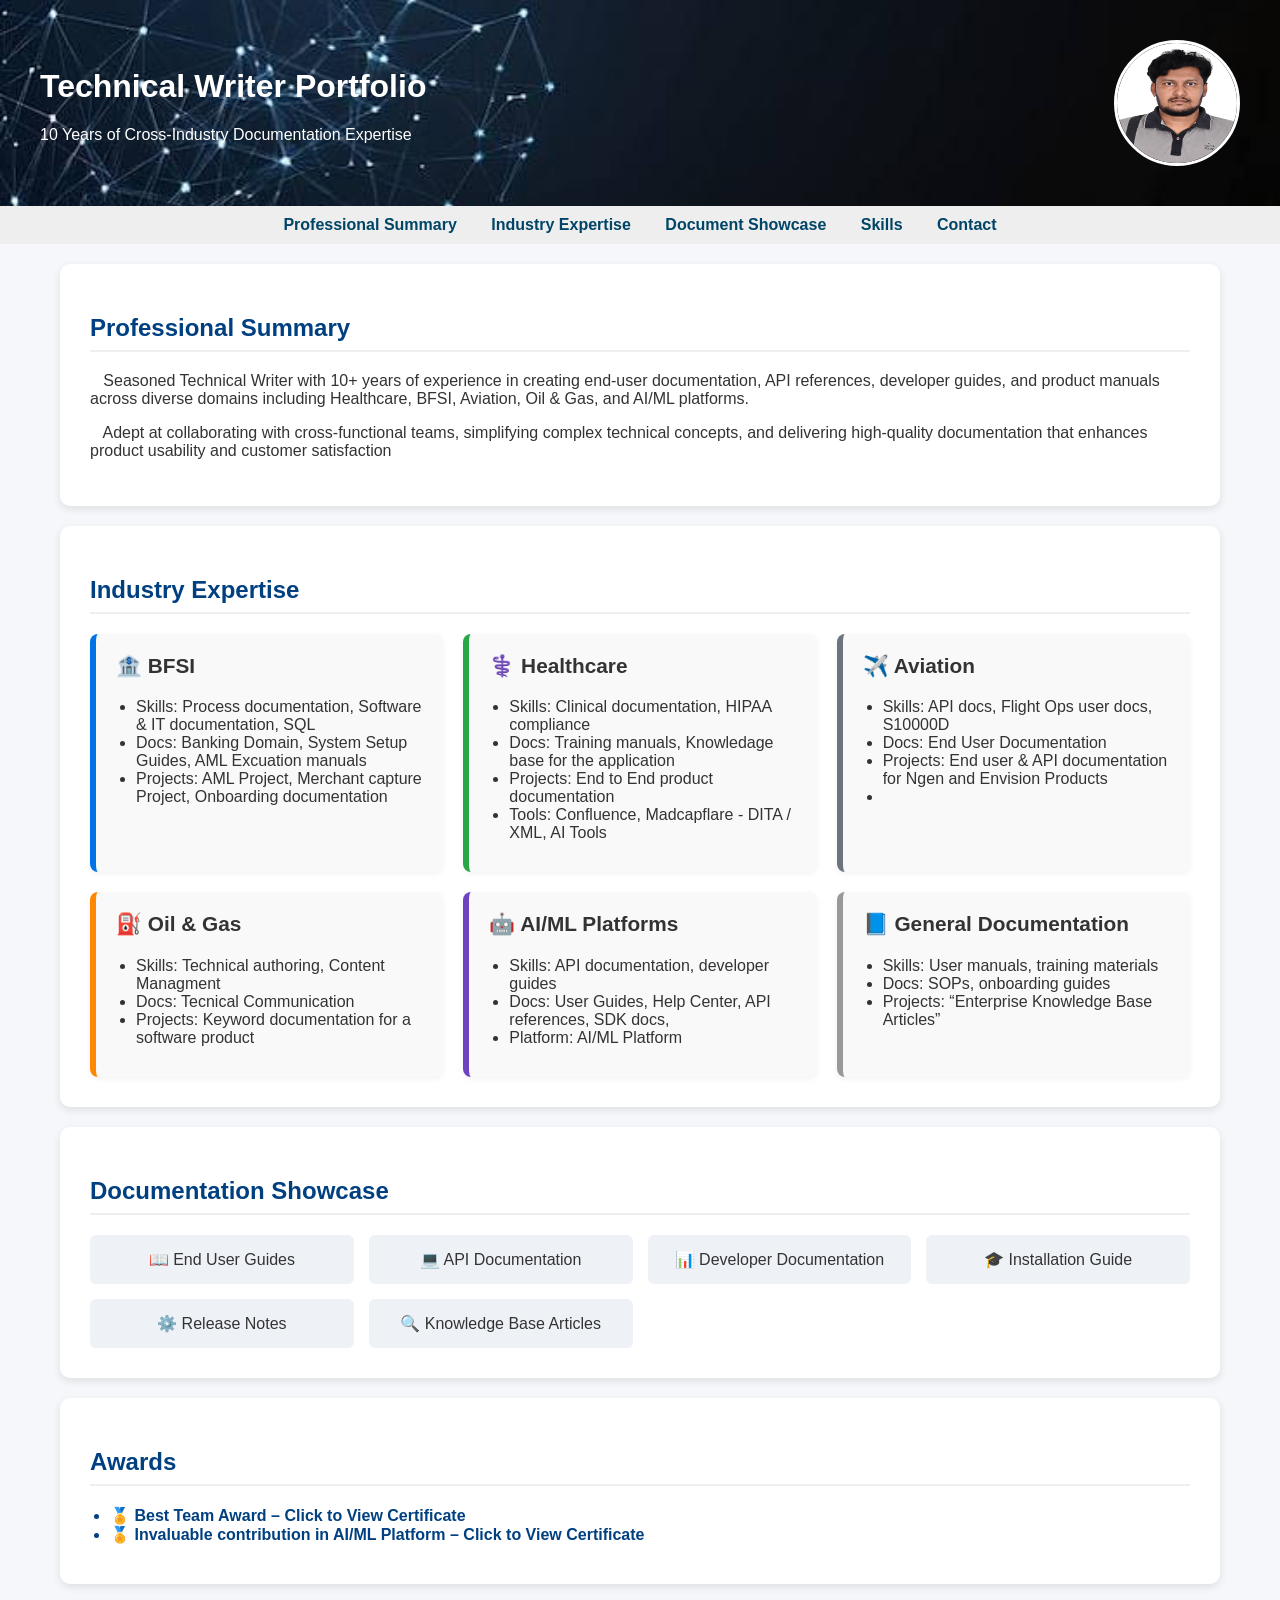
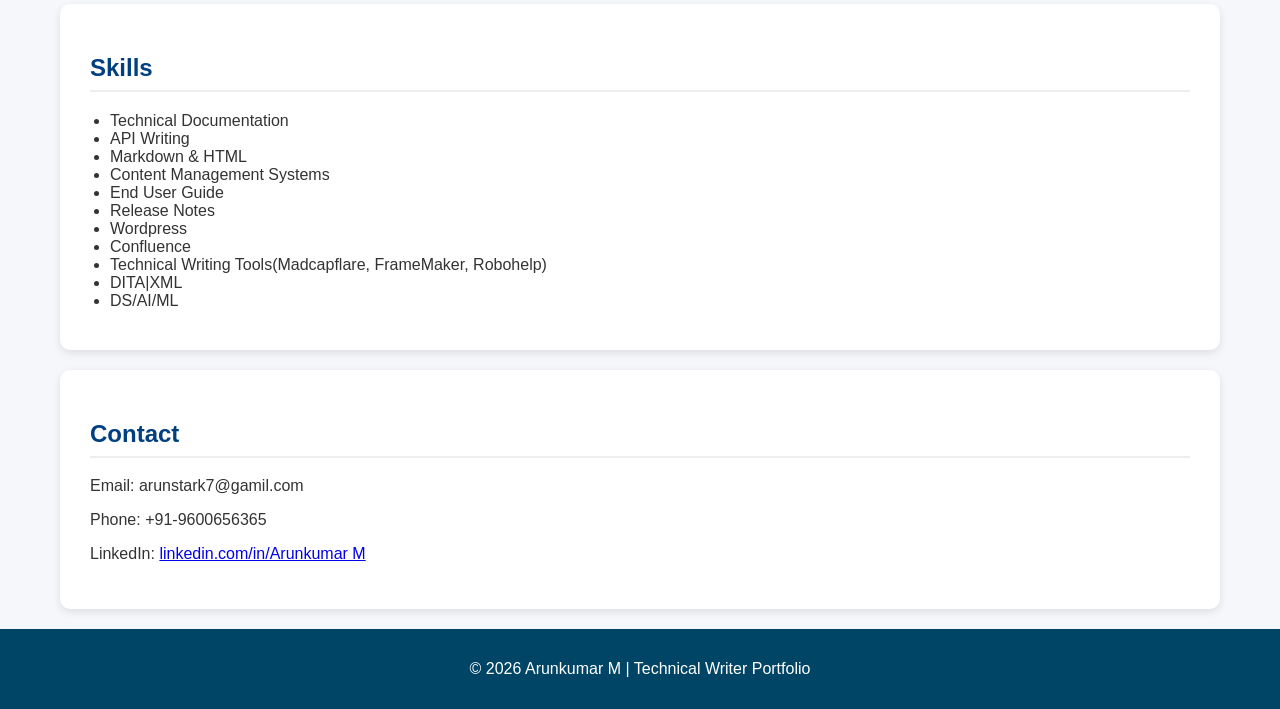
<file: index.html>
<!DOCTYPE html>
<html lang="en">
<head>
  <meta charset="UTF-8">
  <meta name="viewport" content="width=device-width, initial-scale=1.0">
  <title>Technical Writer Portfolio</title>
  <style>
    body {
      font-family: Arial, sans-serif;
      margin: 0;
      padding: 0;
      background:#f5f7fa;
      color: #333;
    }
    header {
      background: url('cover1.jpg') no-repeat center center/cover;
      color: #fff;
      padding: 40px;
      display: flex;
      justify-content: space-between;
      align-items: center
    }
    header img {
      width: 120px;
      height: 120px;
      border-radius: 50%;
      border: 3px solid #fff;
    }
    nav {
      background: #eee;
      padding: 10px;
      text-align: center;
    }
    nav a {
      margin: 0 15px;
      text-decoration: none;
      color: #004466;
      font-weight: bold;
    }
  
    section {
      padding: 30px;
      margin: 20px auto;
      max-width: 1100px;
      background: #fff;
      border-radius: 10px;
      box-shadow: 0 3px 8px rgba(0,0,0,0.1);
    }
      h2 {
      border-bottom: 2px solid #eee;
      padding-bottom: 8px;
      color: #004080;
    }
    .portfolio-item {
      background: #fff;
      padding: 15px;
      margin-bottom: 15px;
      border-radius: 5px;
      box-shadow: 0 2px 5px rgba(0,0,0,0.1);
    }

    .industry-grid {
      display: grid;
      grid-template-columns: repeat(auto-fit, minmax(300px, 1fr));
      gap: 20px;
    }
    .industry-card {
      background: #f9f9f9;
      border-radius: 8px;
      padding: 20px;
      box-shadow: 0 2px 6px rgba(0,0,0,0.05);
      transition: transform 0.3s, box-shadow 0.3s;
    }
    .industry-card:hover {
      transform: translateY(-5px);
      box-shadow: 0 6px 12px rgba(0,0,0,0.15);
    }
    .industry-card h3 {
      margin-top: 0;
      font-size: 1.3em;
    }
    .bfsicolor { border-left: 6px solid #0073e6; }
    .healthcolor { border-left: 6px solid #28a745; }
    .aviationcolor { border-left: 6px solid #6c757d; }
    .oilcolor { border-left: 6px solid #ff8800; }
    .aicolor { border-left: 6px solid #6f42c1; }
    .generalcolor { border-left: 6px solid #999; }
    ul {
      margin: 10px 0;
      padding-left: 20px;
    }
    .showcase-grid {
      display: grid;
      grid-template-columns: repeat(auto-fit, minmax(250px, 1fr));
      gap: 15px;
    }
    .showcase-item {
      background: #eef2f7;
      padding: 15px;
      border-radius: 6px;
      text-align: center;
      font-weight: 500;
      transition: background 0.3s, transform 0.3s;
    }
    .showcase-item:hover {
      background: #dce3ef;
      transform: scale(1.05);
    }
    footer {
      background: #004466;
      color: #fff;
      text-align: center;
      padding: 15px;
      margin-top: 20px;
    }
  </style>
</head>
<body>
  <header>
<div>
    <h1>Technical Writer Portfolio</h1>
    <p>10 Years of Cross-Industry Documentation Expertise</p>
  </div>
  <img src="20260226_145.jpg" alt="User Profile Image">
  </header>

  <nav>
    <a href="#Professional_Summary">Professional Summary</a>
    <a href="#Industry_Expertise">Industry Expertise</a>
    <a href="#Document_showcase">Document Showcase</a>
    <a href="#skills">Skills</a>
    <a href="#contact">Contact</a>
  </nav>

  <section id="#Professional_Summary">
    <h2>Professional Summary</h2>
    <p>&nbsp&nbsp   Seasoned Technical Writer with 10+ years of experience in creating end-user documentation, API references, developer guides, and product manuals across diverse domains including Healthcare, BFSI, Aviation, Oil & Gas, and AI/ML platforms. </p>

<p>&nbsp&nbsp Adept at collaborating with cross-functional teams, simplifying complex technical concepts, and delivering high-quality documentation that enhances product usability and customer satisfaction
</p>
  </section>

  <section id="Industry_Expertise">
   <h2>Industry Expertise</h2>
  <div class="industry-grid">
    <div class="industry-card bfsicolor">
      <h3>🏦 BFSI</h3>
      <ul>
        <li>Skills: Process documentation, Software & IT documentation, SQL</li>
        <li>Docs: Banking Domain, System Setup Guides, AML Excuation manuals</li>
        <li>Projects: AML Project, Merchant capture Project, Onboarding documentation</li>
      </ul>
    </div>
    <div class="industry-card healthcolor">
      <h3>⚕️ Healthcare</h3>
      <ul>
        <li>Skills: Clinical documentation, HIPAA compliance</li>
        <li>Docs: Training manuals, Knowledage base for the application</li>
        <li>Projects: End to End product documentation</li>
        <li>Tools: Confluence, Madcapflare - DITA / XML, AI Tools</li>
      </ul>
    </div>
    <div class="industry-card aviationcolor">
      <h3>✈️ Aviation</h3>
      <ul>
        <li>Skills: API docs, Flight Ops user docs, S10000D</li>
        <li>Docs: End User Documentation</li>
        <li>Projects: End user & API documentation for Ngen and Envision Products</li>
        <li>
      </ul>
    </div>
    <div class="industry-card oilcolor">
      <h3>⛽ Oil & Gas</h3>
      <ul>
        <li>Skills: Technical authoring, Content Managment</li>
        <li>Docs: Tecnical Communication</li>
        <li>Projects: Keyword documentation for a software product</li>
      </ul>
    </div>
    <div class="industry-card aicolor">
      <h3>🤖 AI/ML Platforms</h3>
      <ul>
        <li>Skills: API documentation, developer guides</li>
        <li>Docs: User Guides, Help Center, API references, SDK docs, </li>
        <li>Platform: AI/ML Platform </li>
      </ul>
    </div>
    <div class="industry-card generalcolor">
      <h3>📘 General Documentation</h3>
      <ul>
        <li>Skills: User manuals, training materials</li>
        <li>Docs: SOPs, onboarding guides</li>
        <li>Projects: “Enterprise Knowledge Base Articles”</li>
      </ul>
    </div>
  </div>
</section>  

<section id="Document_showcase"> 
  <h2>Documentation Showcase</h2>
  <div class="showcase-grid">
    <div class="showcase-item" onclick="openDocModal('user')">📖 End User Guides</div>
    <div class="showcase-item" onclick="window.open('api_index.html', '_blank')">💻 API Documentation</div>
    <div class="showcase-item" onclick="openDocModal('dev')">📊 Developer Documentation</div>
    <div class="showcase-item" onclick="openDocModal('training')">🎓 Installation Guide</div>
    <div class="showcase-item" onclick="openDocModal('release')">⚙️ Release Notes</div>
    <div class="showcase-item" onclick="openDocModal('kb')">🔍 Knowledge Base Articles</div>
  </div>
</section>

<!-- Modals -->
<div id="userModal" class="modal">
  <div class="modal-content">
    <span class="close" onclick="closeDocModal('user')">&times;</span>
    <h3>End User Guides</h3>
    <embed src="Sample Doc (creating a Knowledage base for Gen AI) (1).pdf" type="application/pdf" width="100%" height="600px" />
  </div>
</div>

<div id="apiModal" class="modal">
  <div class="modal-content">
    <span class="close" onclick="closeDocModal('api')">&times;</span>
    <h3>API Documentation</h3>
    <embed src="SentimentIQ_API_Reference.pdf" type="application/pdf" width="100%" height="600px" />
  </div>
</div>

<div id="devModal" class="modal">
  <div class="modal-content">
    <span class="close" onclick="closeDocModal('dev')">&times;</span>
    <h3>Developer Documentation</h3>
    <embed src="AI_Agents_Product_Guide.pdf" type="application/pdf" width="100%" height="600px" />
  </div>
</div>

<div id="trainingModal" class="modal">
  <div class="modal-content">
    <span class="close" onclick="closeDocModal('training')">&times;</span>
    <h3>Installation Guide</h3>
    <embed src="Installation Guide - Arunkumar M.pdf" type="application/pdf" width="100%" height="600px" />
  </div>
</div>

<div id="releaseModal" class="modal">
  <div class="modal-content">
    <span class="close" onclick="closeDocModal('release')">&times;</span>
    <h3>Release Notes</h3>
    <embed src="release-notes.pdf" type="application/pdf" width="100%" height="600px" />
  </div>
</div>

<div id="kbModal" class="modal">
  <div class="modal-content">
    <span class="close" onclick="closeDocModal('kb')">&times;</span>
    <h3>Knowledge Base Articles</h3>
    <embed src="knowledge-base.pdf" type="application/pdf" width="100%" height="600px" />
  </div>
</div>

<!-- Modal Styling -->
<style>
.modal {
  display: none;
  position: fixed;
  z-index: 1000;
  left: 0; top: 0;
  width: 100%; height: 100%;
  background-color: rgba(0,0,0,0.6);
}
.modal-content {
  background-color: #fff;
  margin: 5% auto;
  padding: 20px;
  border-radius: 8px;
  width: 80%;
  box-shadow: 0 4px 10px rgba(0,0,0,0.25);
}
.close {
  color: #aaa;
  float: right;
  font-size: 28px;
  font-weight: bold;
  cursor: pointer;
}
.close:hover {
  color: #000;
}
</style>

<!-- Modal Script -->
<script>
function openDocModal(type) {
  document.getElementById(type + "Modal").style.display = "block";
}
function closeDocModal(type) {
  document.getElementById(type + "Modal").style.display = "none";
}
window.onclick = function(event) {
  ['user','api','dev','training','release','kb'].forEach(function(type){
    const modal = document.getElementById(type + "Modal");
    if (event.target == modal) {
      modal.style.display = "none";
    }
  });
}
</script>

  


  
<section>

  <h2>Awards</h2>
  <ul>
    <!-- Best Team Award trigger -->
    <li onclick="openAwardModal('team')" style="cursor:pointer; color:#004080; font-weight:bold;">
      🏅 Best Team Award – Click to View Certificate
    </li>
    <!-- Outstanding Documentation Excellence trigger -->
    <li onclick="openAwardModal('doc')" style="cursor:pointer; color:#004080; font-weight:bold;">
      🏅 Invaluable contribution in AI/ML Platform – Click to View Certificate
    </li>
  </ul>
</section>

<!-- Best Team Award Modal -->
<div id="teamAwardModal" class="modal">
  <div class="modal-content">
    <span class="close" onclick="closeAwardModal('team')">&times;</span>
    <h3>Best Team Award (Mindsprint)- click to view certificate </h3>
    <img src="cof-mindprint.jpg" alt="Best Team Award Certificate" style="width:100%; border-radius:8px;">
  </div>
</div>

<!-- Outstanding Documentation Excellence Modal -->
<div id="docAwardModal" class="modal">
  <div class="modal-content">
    <span class="close" onclick="closeAwardModal('doc')">&times;</span>
    <h3> Invaluable Contribution (IntellectAi) - Click to view certificate</h3>
    <img src="award1.png" alt="Outstanding Documentation Excellence Certificate" style="width:100%; border-radius:8px;">
  </div>
</div>

<!-- Modal Styling -->
<style>
.modal {
  display: none; 
  position: fixed; 
  z-index: 1000; 
  left: 0; top: 0;
  width: 100%; height: 100%;
  overflow: auto; 
  background-color: rgba(0,0,0,0.6);
}
.modal-content {
  background-color: #fff;
  margin: 5% auto;
  padding: 20px;
  border-radius: 8px;
  width: 70%;
  box-shadow: 0 4px 10px rgba(0,0,0,0.25);
  text-align: center;
}
.close {
  color: #aaa;
  float: right;
  font-size: 28px;
  font-weight: bold;
  cursor: pointer;
}
.close:hover {
  color: #000;
}
</style>

<!-- Modal Script -->
<script>
function openAwardModal(type) {
  if(type === 'team') {
    document.getElementById("teamAwardModal").style.display = "block";
  } else if(type === 'doc') {
    document.getElementById("docAwardModal").style.display = "block";
  }
}
function closeAwardModal(type) {
  if(type === 'team') {
    document.getElementById("teamAwardModal").style.display = "none";
  } else if(type === 'doc') {
    document.getElementById("docAwardModal").style.display = "none";
  }
}
window.onclick = function(event) {
  const teamModal = document.getElementById("teamAwardModal");
  const docModal = document.getElementById("docAwardModal");
  if (event.target == teamModal) {
    teamModal.style.display = "none";
  }
  if (event.target == docModal) {
    docModal.style.display = "none";
  }
}
</script>



  
  
  <section id="skills">
    <h2>Skills</h2>
    <ul>
      <li>Technical Documentation</li>
      <li>API Writing</li>
      <li>Markdown & HTML</li>
      <li>Content Management Systems</li>
      <li>End User Guide</li>
      <li>Release Notes</li>
      <li>Wordpress</li>
      <li>Confluence</li></l>
      <li>Technical Writing Tools(Madcapflare, FrameMaker, Robohelp)</li>
      <li>DITA|XML</li>
 <li>DS/AI/ML</li>
    </ul>
  </section>

  <section id="contact">
    <h2>Contact</h2>
    <p>Email: arunstark7@gamil.com</p>
    <p>Phone: +91-9600656365</p>
    <p>LinkedIn: <a href="https://www.linkedin.com/in/arunkumar-m-39b45993/">linkedin.com/in/Arunkumar M</a></p>
  </section>

  <footer>
    <p>&copy; 2026 Arunkumar M | Technical Writer Portfolio</p>
  </footer>
</body>
</html>
</file>
